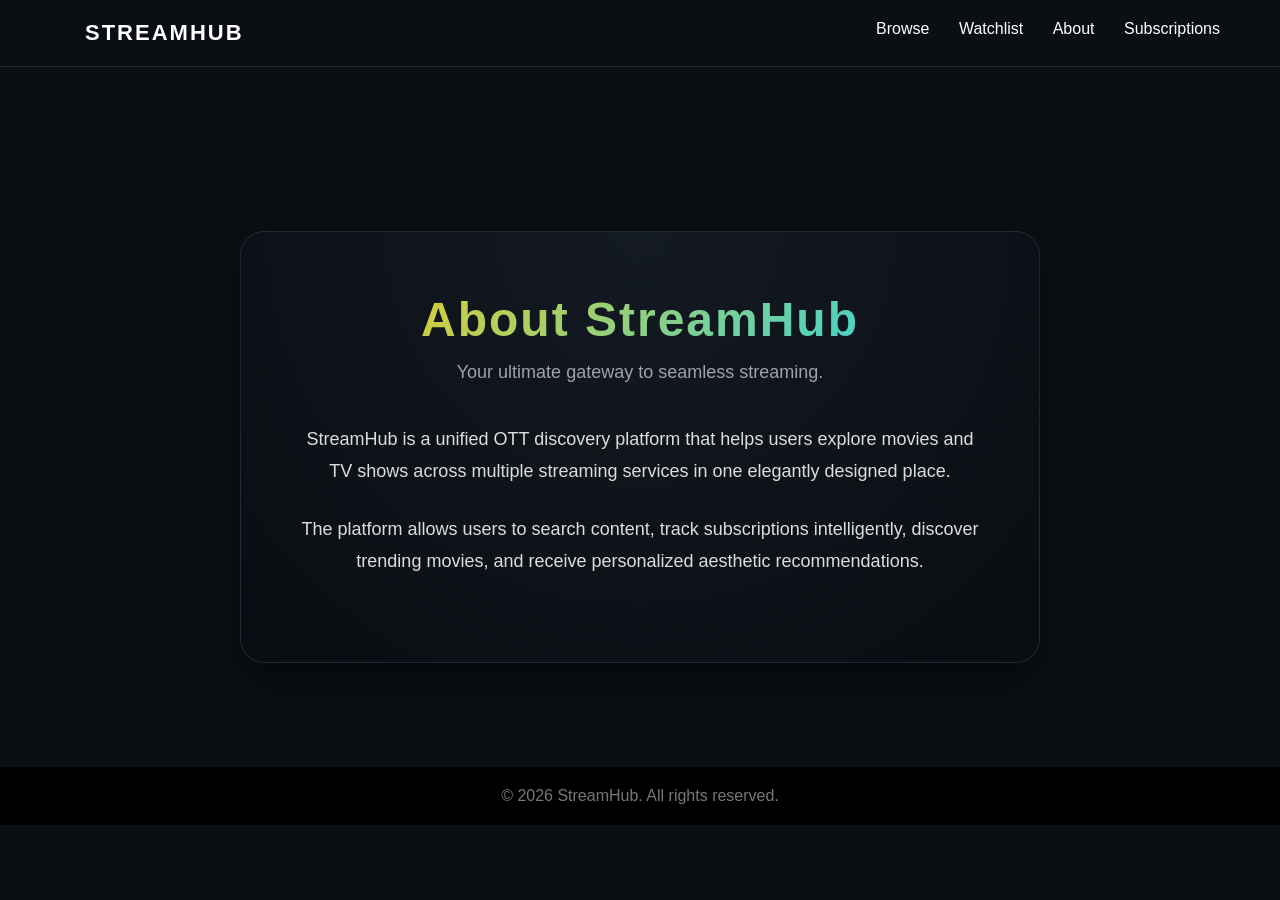
<file: frontend/pages/about.html>
<!DOCTYPE html>
<html lang="en">

<head>
  <meta charset="UTF-8">
  <title>StreamHub | About</title>

  <link rel="stylesheet" href="../css/style.css">
</head>

<body>

  <custom-navbar></custom-navbar>


  <section class="about-section">
    <div class="about-container">
      <div class="about-header">
        <h1>About StreamHub</h1>
        <p class="subtitle">Your ultimate gateway to seamless streaming.</p>
      </div>
      <div class="about-content">
        <p>
          StreamHub is a unified OTT discovery platform that helps users explore
          movies and TV shows across multiple streaming services in one elegantly designed place.
        </p>
        <p>
          The platform allows users to search content, track subscriptions intelligently,
          discover trending movies, and receive personalized aesthetic recommendations.
        </p>
      </div>
    </div>
  </section>


  <custom-footer></custom-footer>
  <script src="../js/components.js"></script>

</body>

</html>
</file>
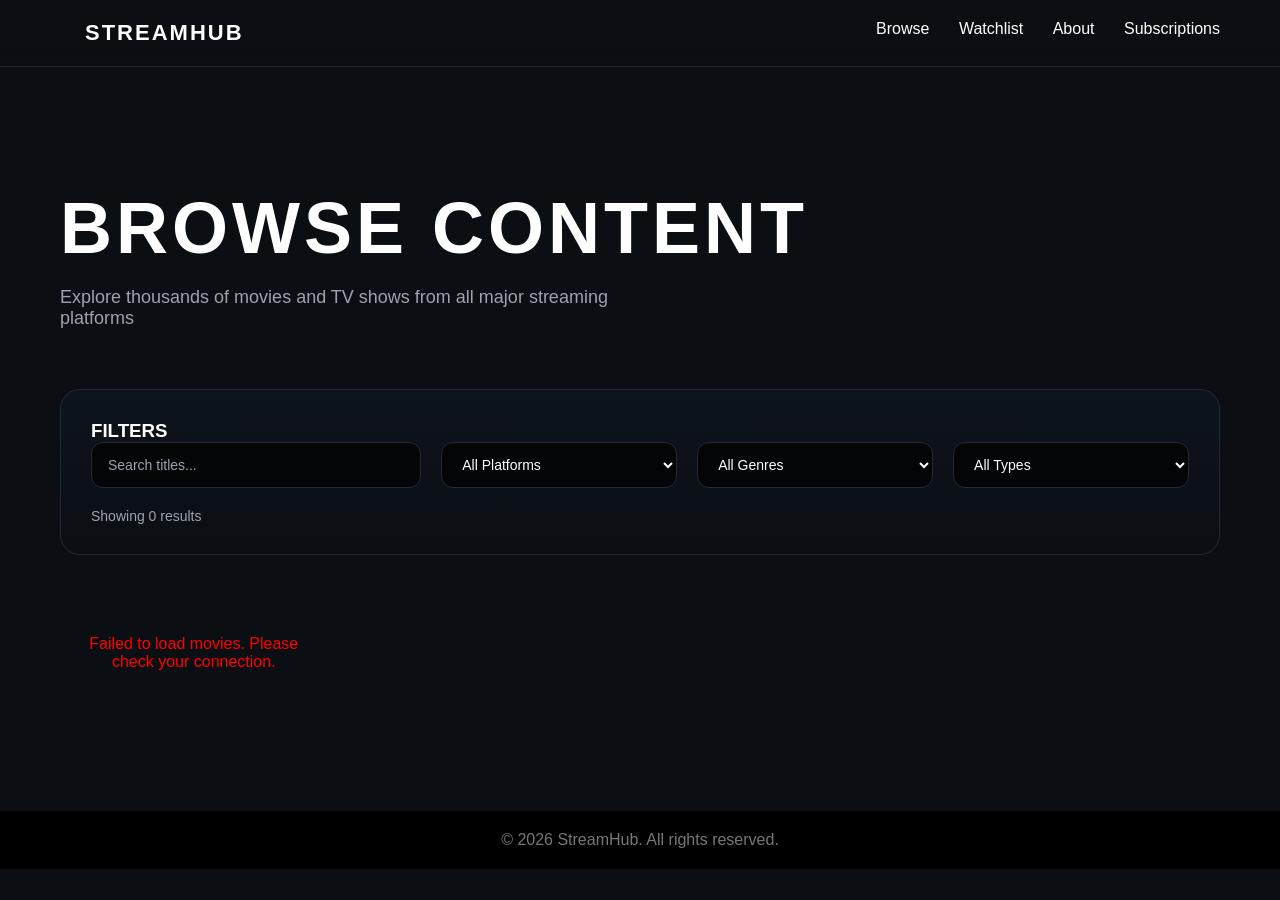
<file: frontend/pages/browse.html>
<!DOCTYPE html>
<html lang="en">

<head>
  <meta charset="UTF-8">
  <title>StreamHub | Browse</title>

  <link rel="stylesheet" href="../css/style.css">
</head>

<body>

  <custom-navbar></custom-navbar>


  <section class="browse-header">

    <h1>BROWSE CONTENT</h1>

    <p>
      Explore thousands of movies and TV shows from all major streaming platforms
    </p>

  </section>


  <section class="filters">

    <h3>FILTERS</h3>

    <div class="filter-row">

      <input type="text" id="search" placeholder="Search titles..." onkeyup="applyFilters()">

      <select id="platform" onchange="applyFilters()">

        <option value="">All Platforms</option>
        <option value="Netflix">Netflix</option>
        <option value="Prime">Prime Video</option>
        <option value="Hotstar">Hotstar</option>
        <option value="SonyLiv">SonyLIV</option>
        <option value="Zee5">ZEE5</option>

      </select>


      <select id="genre" onchange="applyFilters()">

        <option value="">All Genres</option>
        <option value="Action">Action</option>
        <option value="Drama">Drama</option>
        <option value="Sci-Fi">Sci-Fi</option>

      </select>


      <select id="type" onchange="applyFilters()">

        <option value="">All Types</option>
        <option value="Movie">Movie</option>
        <option value="TV">TV Show</option>

      </select>

    </div>

    <p id="resultCount">Showing 0 results</p>

  </section>


  <section class="content-grid" id="contentGrid"></section>

  <div style="text-align: center; margin-bottom: 60px;">
    <button id="loadMoreBtn" class="btn primary" style="display: none;">Load More</button>
  </div>


  <custom-footer></custom-footer>
  <script src="../js/components.js"></script>
  <script type="module" src="../js/pages/browse.js"></script>

</body>

</html>
</file>
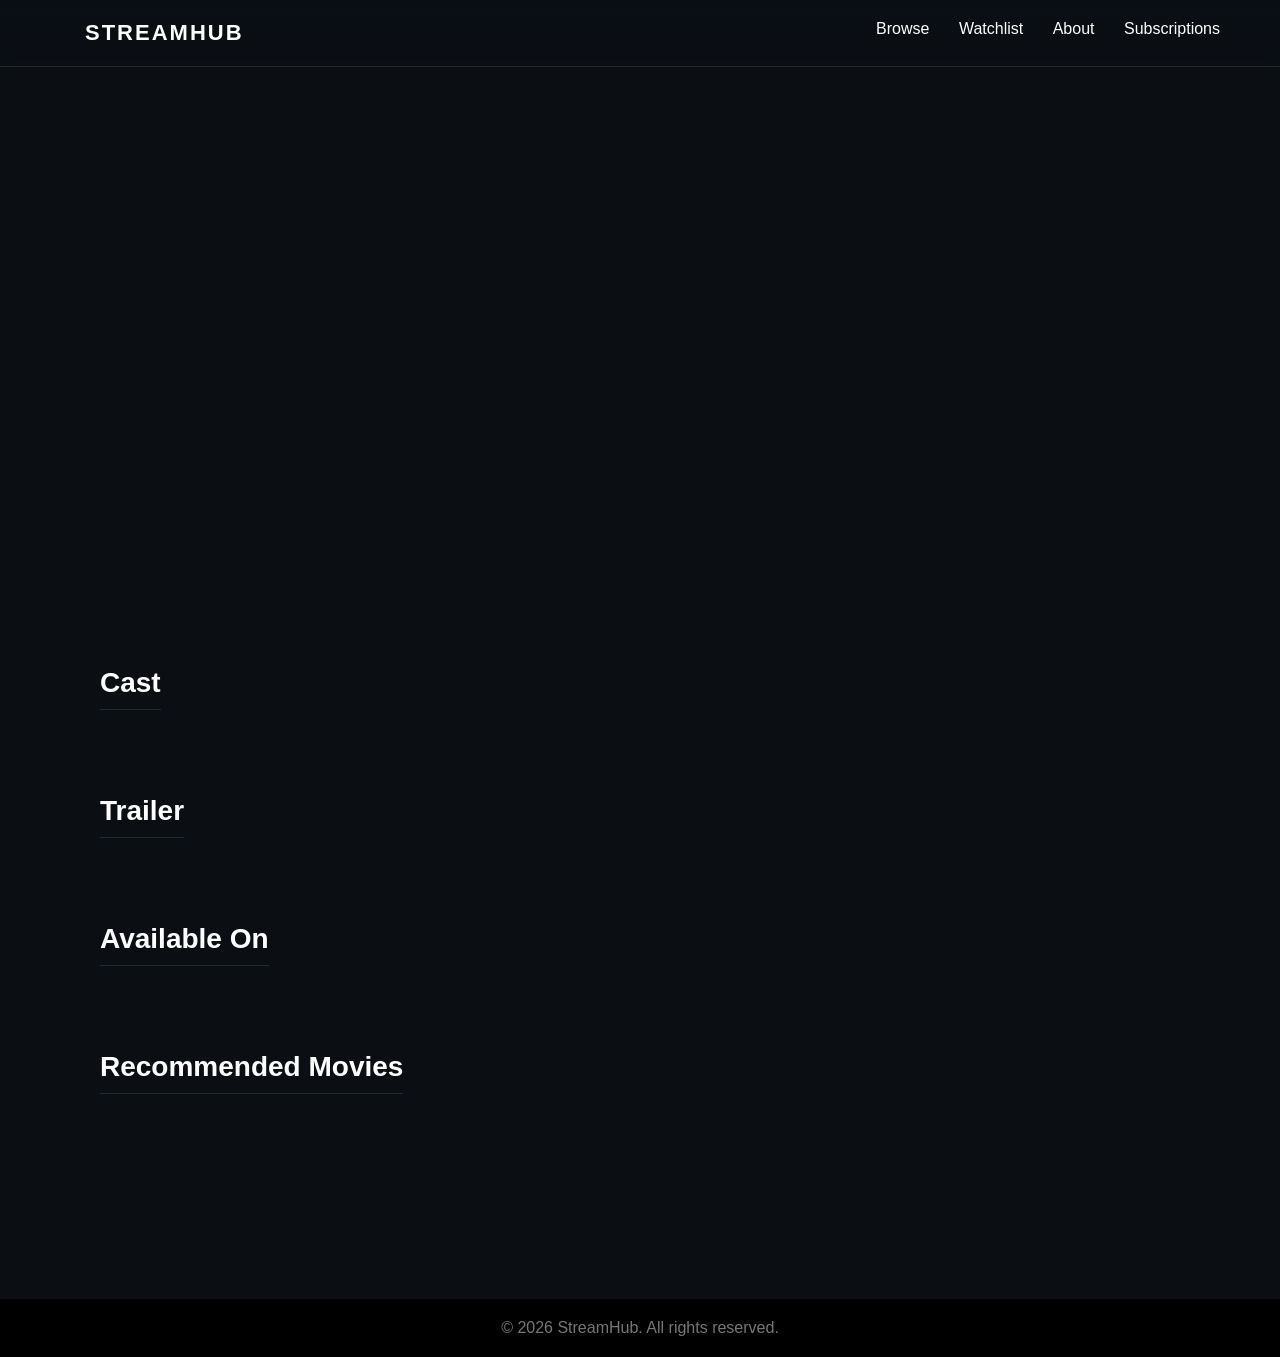
<file: frontend/pages/movie.html>
<!DOCTYPE html>
<html lang="en">

<head>
    <meta charset="UTF-8">
    <title>StreamHub | Movie Details</title>

    <link rel="stylesheet" href="../css/style.css">
</head>

<body>

    <custom-navbar></custom-navbar>


    <main>

        <!-- MOVIE HERO BACKDROP -->
        <section id="movieHero" class="movie-hero">
            <!-- Filled dynamically -->
        </section>


        <!-- MOVIE DETAILS -->
        <section id="movieDetails" class="movie-details">
            <!-- Filled dynamically -->
        </section>


        <!-- CAST -->
        <section class="cast-section">

            <h2>Cast</h2>

            <div id="castGrid" class="cast-grid">
                <!-- Filled dynamically -->
            </div>

        </section>


        <!-- TRAILER -->
        <section class="trailer-section">

            <h2>Trailer</h2>

            <div id="trailer">
                <!-- YouTube iframe injected -->
            </div>

        </section>


        <!-- STREAMING PROVIDERS -->
        <section class="providers-section">

            <h2>Available On</h2>

            <div id="providers" class="providers">
                <!-- Provider logos -->
            </div>

        </section>


        <!-- RECOMMENDATIONS -->
        <section class="recommendations-section">

            <h2>Recommended Movies</h2>

            <div id="recommendations" class="content-grid">
                <!-- Recommended movies -->
            </div>

        </section>

    </main>


    <custom-footer></custom-footer>
    <script src="../js/components.js"></script>
    <script type="module" src="../js/pages/movie.js"></script>

</body>

</html>
</file>
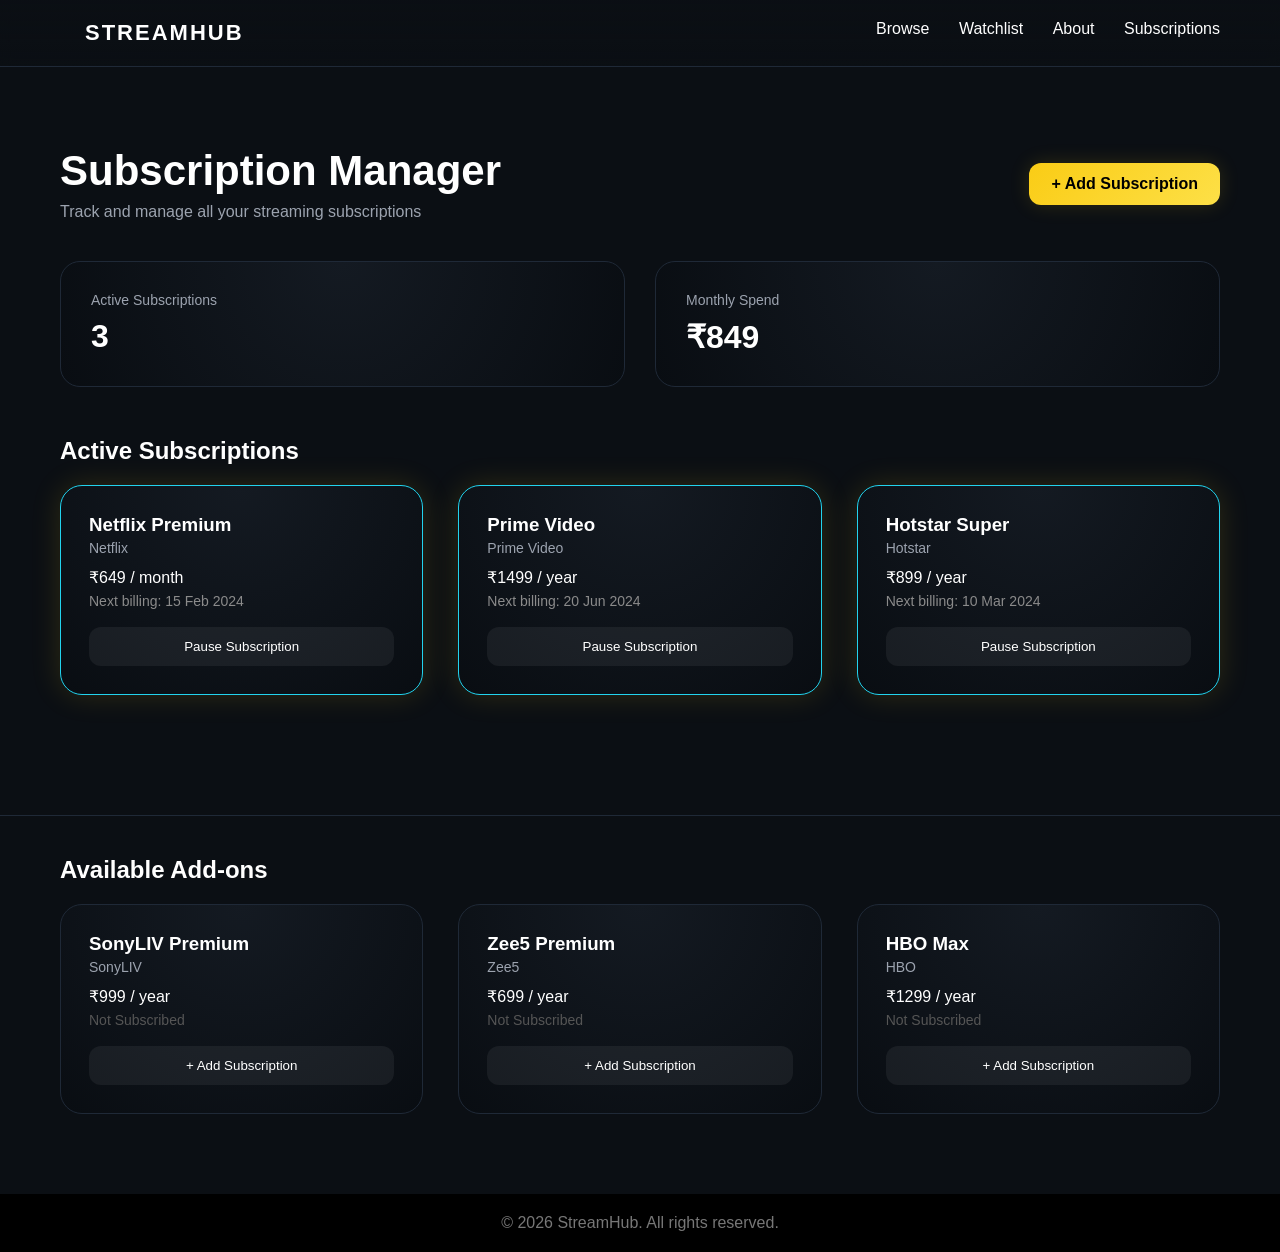
<file: frontend/pages/subscriptions.html>
<!DOCTYPE html>
<html lang="en">

<head>
  <meta charset="UTF-8">
  <title>StreamHub | Subscription Manager</title>

  <link rel="stylesheet" href="../css/style.css">
</head>

<body>

  <custom-navbar></custom-navbar>


  <section class="subs-header">

    <div>
      <h1>Subscription Manager</h1>
      <p>Track and manage all your streaming subscriptions</p>
    </div>

    <a href="#available" class="add-btn" style="text-decoration:none; display:inline-block;">+ Add Subscription</a>

  </section>


  <section class="subs-stats">

    <div class="stat-card">
      <p>Active Subscriptions</p>
      <h2 id="activeCount">0</h2>
    </div>

    <div class="stat-card">
      <p>Monthly Spend</p>
      <h2>₹<span id="monthlySpend">0</span></h2>
    </div>

  </section>


  <h2 style="padding: 0 60px 20px;">Active Subscriptions</h2>
  <section class="subs-grid" id="activeSubsGrid">

    <div class="subs-card active" data-price="649" data-cycle="monthly">

      <h3>Netflix Premium</h3>

      <p class="provider">Netflix</p>

      <p class="price">₹649 / month</p>

      <p class="billing">Next billing: 15 Feb 2024</p>

      <button onclick="toggleSub(this)">
        Pause Subscription
      </button>

    </div>


    <div class="subs-card active" data-price="1499" data-cycle="yearly">

      <h3>Prime Video</h3>

      <p class="provider">Prime Video</p>

      <p class="price">₹1499 / year</p>

      <p class="billing">Next billing: 20 Jun 2024</p>

      <button onclick="toggleSub(this)">
        Pause Subscription
      </button>

    </div>


    <div class="subs-card active" data-price="899" data-cycle="yearly">

      <h3>Hotstar Super</h3>

      <p class="provider">Hotstar</p>

      <p class="price">₹899 / year</p>

      <p class="billing">Next billing: 10 Mar 2024</p>

      <button onclick="toggleSub(this)">
        Pause Subscription
      </button>

    </div>

  </section>

  <h2 id="available" style="padding: 40px 60px 20px; border-top: 1px solid var(--border-soft); margin-top:20px;">Available Add-ons</h2>
  <section class="subs-grid" id="availableSubsGrid" style="padding-bottom: 80px;">

    <div class="subs-card" data-price="999" data-cycle="yearly">
      <h3>SonyLIV Premium</h3>
      <p class="provider">SonyLIV</p>
      <p class="price">₹999 / year</p>
      <p class="billing" style="color:#555">Not Subscribed</p>
      <button onclick="toggleSub(this)">
        + Add Subscription
      </button>
    </div>

    <div class="subs-card" data-price="699" data-cycle="yearly">
      <h3>Zee5 Premium</h3>
      <p class="provider">Zee5</p>
      <p class="price">₹699 / year</p>
      <p class="billing" style="color:#555">Not Subscribed</p>
      <button onclick="toggleSub(this)">
        + Add Subscription
      </button>
    </div>

    <div class="subs-card" data-price="1299" data-cycle="yearly">
      <h3>HBO Max</h3>
      <p class="provider">HBO</p>
      <p class="price">₹1299 / year</p>
      <p class="billing" style="color:#555">Not Subscribed</p>
      <button onclick="toggleSub(this)">
        + Add Subscription
      </button>
    </div>

  </section>


  <custom-footer></custom-footer>
  <script src="../js/components.js"></script>
  <script type="module" src="../js/pages/subscriptions.js"></script>

</body>

</html>
</file>
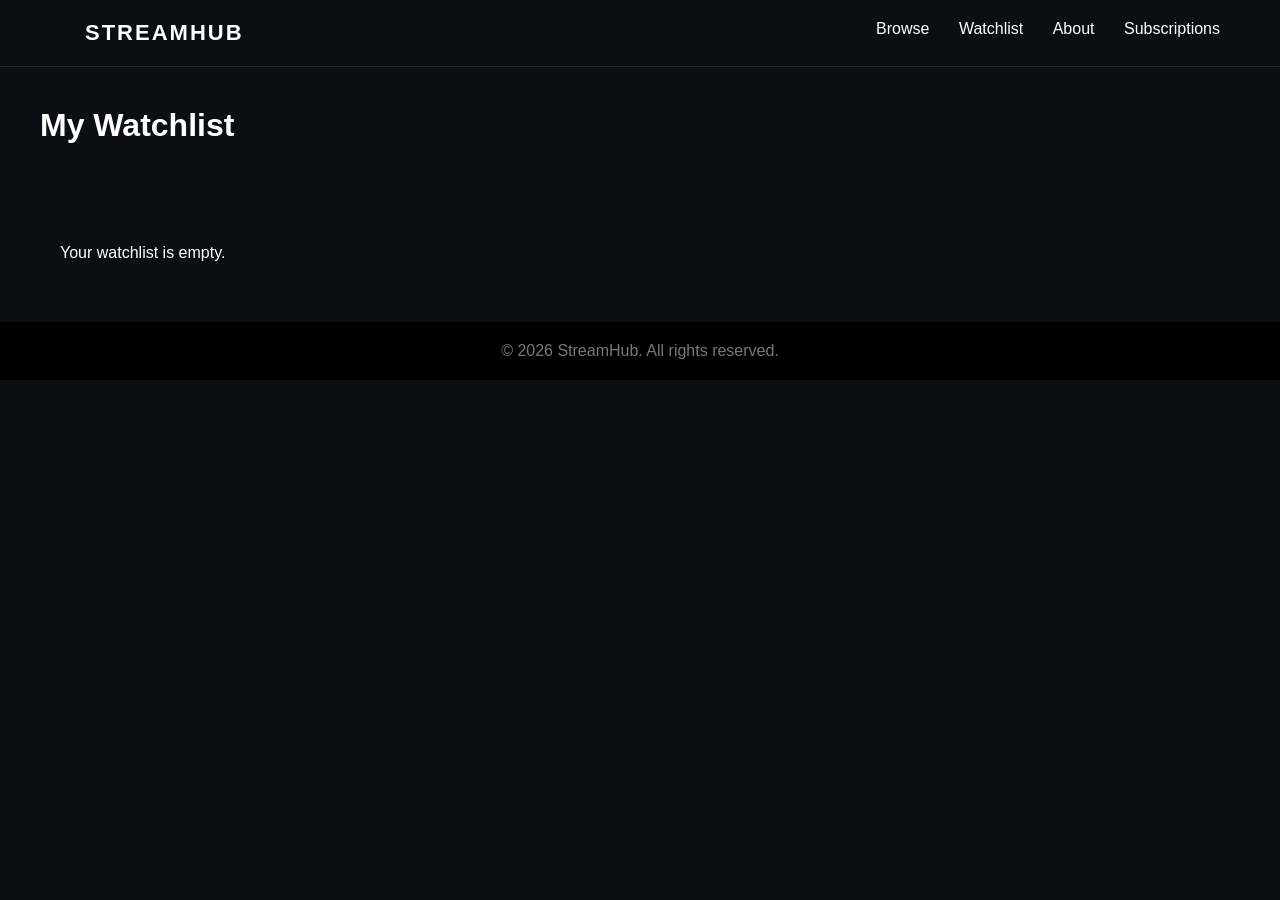
<file: frontend/pages/watchlist.html>
<!DOCTYPE html>
<html>

<head>
    <title>My Watchlist</title>
    <link rel="stylesheet" href="../css/style.css">
</head>

<body>

    <custom-navbar></custom-navbar>

    <h1 style="padding:40px">My Watchlist</h1>

    <div id="watchlistGrid" class="content-grid"></div>

    <custom-footer></custom-footer>
    <script src="../js/components.js"></script>
    <script type="module" src="../js/pages/watchlist.js"></script>

</body>

</html>
</file>
<file: frontend/css/style.css>
:root {
  --bg-main: #0b0f14;
  --bg-secondary: #0f1720;
  --card-bg: radial-gradient(circle at top, #141a22, #090d12);

  --accent-primary: #facc15;
  --accent-secondary: #22d3ee;

  --text-main: #ffffff;
  --text-muted: #9ca3af;

  --border-soft: #1f2937;
  --glow-soft: rgba(250, 204, 21, 0.15);
}

* {
  margin: 0;
  padding: 0;
  box-sizing: border-box;
}

html {
  scroll-behavior: smooth;
}

body {
  background: var(--bg-main);
  color: var(--text-main);
  font-family: Arial, sans-serif;
}

/* NAVBAR */
.navbar {
  display: flex;
  justify-content: space-between;
  padding: 20px 60px;
  background: linear-gradient(
    to bottom,
    rgba(11, 15, 20, 0.95),
    rgba(11, 15, 20, 0.7)
  );
  backdrop-filter: blur(6px);
  border-bottom: 1px solid var(--border-soft);
}

.logo {
  font-size: 22px;
  font-weight: bold;
  letter-spacing: 2px;
}

.navbar a {
  color: #fff;
  text-decoration: none;
  margin-left: 25px;
  position: relative;
}

.navbar a::after {
  content: "";
  position: absolute;
  left: 0;
  bottom: -4px;
  width: 0;
  height: 2px;
  background: var(--accent-primary);
  transition: 0.3s;
}

.navbar a:hover::after {
  width: 100%;
}

/* HERO */
.hero-home {
  position: relative;
  height: 100vh;
  background: url("../assets/images/hero-bg.jpg") center/cover no-repeat;
  display: flex;
  align-items: center;
  justify-content: center;
}

.hero-home::before {
  content: "";
  position: absolute;
  inset: 0;
  background:
    radial-gradient(circle at 30% 20%, rgba(250, 204, 21, 0.12), transparent 40%),
    radial-gradient(circle at 70% 80%, rgba(34, 211, 238, 0.10), transparent 45%),
    rgba(0, 0, 0, 0.75);
}

.hero-content {
  position: relative;
  text-align: center;
  max-width: 900px;
  padding: 0 20px;
}

.hero-content h1 {
  font-size: clamp(40px, 6vw, 64px);
}

.hero-content p {
  margin-top: 20px;
  color: #ddd;
}

.hero-buttons {
  margin-top: 35px;
}

.btn {
  padding: 14px 28px;
  border-radius: 10px;
  font-weight: bold;
  text-decoration: none;
  margin: 0 10px;
  transition: 0.3s;
}

.primary {
  background: linear-gradient(135deg, var(--accent-primary), #fde047);
  color: #000;
  box-shadow: 0 0 25px var(--glow-soft);
}

.secondary {
  border: 1px solid var(--border-soft);
  color: #fff;
}

/* PLATFORM LOGOS */
.platform-logos {
  margin-top: 50px;
  display: flex;
  gap: 20px;
  justify-content: center;
  flex-wrap: wrap;
}

.platform-logos span {
  padding: 8px 14px;
  border: 1px solid var(--border-soft);
  border-radius: 20px;
  color: var(--text-muted);
}

/* FEATURES */
.features-section {
  padding: 120px 60px;
}

.features-grid {
  display: grid;
  grid-template-columns: repeat(auto-fit, minmax(280px, 1fr));
  gap: 40px;
}

.feature-card {
  background: var(--card-bg);
  border: 1px solid var(--border-soft);
  border-radius: 24px;
  padding: 40px 30px;
  text-align: center;
  transition: 0.3s;
  position: relative;
  overflow: hidden;
}

.feature-card:hover {
  transform: translateY(-6px);
  box-shadow: 0 0 30px var(--glow-soft);
}

.feature-icon {
  width: 64px;
  height: 64px;
  color: var(--accent-secondary);
  filter: drop-shadow(0 0 10px rgba(34, 211, 238, 0.4));
  transition: transform 0.4s ease, filter 0.4s ease, color 0.4s ease;
  margin: 0 auto 20px auto;
  display: block;
}

.feature-card:hover .feature-icon {
  transform: translateY(-8px) scale(1.1);
  color: var(--accent-primary);
  filter: drop-shadow(0 0 20px rgba(250, 204, 21, 0.6));
}

.badge {
  position: absolute;
  top: 15px;
  right: 15px;
  background: rgba(255, 255, 255, 0.1);
  padding: 6px 14px;
  border-radius: 20px;
  font-size: 11px;
  font-weight: 700;
  letter-spacing: 1.5px;
  color: var(--text-muted);
  border: 1px solid var(--border-soft);
  backdrop-filter: blur(4px);
}


/* MOVIES */
/* TRENDING NOW */

.movies {
  padding: 80px 60px;
}

.movies h2 {
  margin-bottom: 20px;
  font-size: 24px;
}

/* Horizontal row feel */
.movie-grid {
  display: flex;
  gap: 24px;
  overflow-x: auto;
  padding-bottom: 10px;
  scrollbar-width: none; /* Firefox */
}

.movie-grid::-webkit-scrollbar {
  display: none; /* Chrome */
}

/* Movie Card */
.movie-card {
  min-width: 260px;
  cursor: pointer;
}

.movie-card img {
  width: 100%;
  height: 390px;
  object-fit: cover;
  border-radius: 18px;
  transition: transform 0.35s ease, box-shadow 0.35s ease;
}

/* Hover effect */
.movie-card:hover img {
  transform: scale(1.08);
  box-shadow: 0 20px 40px rgba(0, 0, 0, 0.6);
}

.movie-card p {
  margin-top: 10px;
  font-size: 14px;
  color: #ddd;
}

/* FOOTER */
footer {
  padding: 20px;
  background: #000;
  text-align: center;
  color: #777;
}
/* SUBSCRIPTION PAGE  */

.subs-header {
  padding: 80px 60px 40px;
  display: flex;
  justify-content: space-between;
  align-items: center;
}

.subs-header h1 {
  font-size: 42px;
}

.subs-header p {
  color: var(--text-muted);
  margin-top: 8px;
}

/* ADD BUTTON */
.add-btn {
  padding: 12px 22px;
  border-radius: 12px;
  border: none;
  font-weight: bold;
  cursor: pointer;
  background: linear-gradient(
    135deg,
    var(--accent-primary),
    #fde047
  );
  color: #000;
  box-shadow: 0 0 20px var(--glow-soft);
}

/* STATS CARDS */
.subs-stats {
  padding: 0 60px 50px;
  display: grid;
  grid-template-columns: repeat(auto-fit, minmax(240px, 1fr));
  gap: 30px;
}

.stat-card {
  background: var(--card-bg);
  border: 1px solid var(--border-soft);
  border-radius: 20px;
  padding: 30px;
}

.stat-card p {
  color: var(--text-muted);
  font-size: 14px;
}

.stat-card h2 {
  margin-top: 10px;
  font-size: 32px;
}

/* SUBSCRIPTION GRID */
.subs-grid {
  padding: 0 60px 100px;
  display: grid;
  grid-template-columns: repeat(auto-fit, minmax(280px, 1fr));
  gap: 35px;
}

/* SUBSCRIPTION CARD */
.subs-card {
  background: var(--card-bg);
  border: 1px solid var(--border-soft);
  border-radius: 22px;
  padding: 28px;
  transition: transform 0.3s, box-shadow 0.3s;
}

.subs-card:hover {
  transform: translateY(-4px);
}

.subs-card.active {
  box-shadow: 0 0 30px var(--glow-soft);
  border-color: var(--accent-secondary);
}

.subs-card h3 {
  margin-bottom: 4px;
}

.provider {
  color: var(--text-muted);
  font-size: 14px;
}

.price {
  margin-top: 12px;
  font-size: 16px;
}

.billing {
  margin-top: 6px;
  color: #8b8b8b;
  font-size: 14px;
}

/* BUTTON */
.subs-card button {
  margin-top: 18px;
  width: 100%;
  padding: 12px;
  border-radius: 12px;
  border: none;
  cursor: pointer;
  background: rgba(255,255,255,0.06);
  color: #fff;
  transition: background 0.3s;
}

.subs-card button:hover {
  background: rgba(255,255,255,0.12);
}

/* BROWSE PAGE  */

.browse-header {
  padding: 120px 60px 60px;
}

.browse-header h1 {
  font-size: 72px;
  letter-spacing: 4px;
  font-weight: 700;
}

.browse-header p {
  margin-top: 18px;
  color: var(--text-muted);
  font-size: 18px;
  max-width: 600px;
}

/* BROWSE PAGE  */

/* Force dense grid */
.content-grid {
  grid-template-columns: repeat(auto-fill, minmax(180px, 1fr));
}

/* Smaller browse cards */
.content-card {
  max-width: 200px;
}

/* Browse poster size */
.content-card img {
  height: 270px;
  object-fit: cover;
  border-radius: 14px;
}

/* Center grid so no empty right side */
.content-grid {
  justify-content: start;
}

/* FILTERS CONTAINER */
.filters {
  margin: 0 60px;
  padding: 30px;
  border: 1px solid var(--border-soft);
  border-radius: 20px;
  background: linear-gradient(
    to bottom,
    rgba(15, 23, 32, 0.6),
    rgba(11, 15, 20, 0.9)
  );
}

/* FILTER HEADER */
.filters-title {
  display: flex;
  align-items: center;
  gap: 12px;
  margin-bottom: 25px;
}

.filters-title h3 {
  letter-spacing: 2px;
  font-size: 16px;
}

.filter-icon {
  font-size: 18px;
  opacity: 0.8;
}

/* FILTER ROW */
.filter-row {
  display: grid;
  grid-template-columns: 1.4fr 1fr 1fr 1fr;
  gap: 20px;
}

/* INPUTS */
.filters input,
.filters select {
  height: 46px;
  background: rgba(0, 0, 0, 0.7);
  border: 1px solid var(--border-soft);
  border-radius: 12px;
  color: #fff;
  padding: 0 16px;
  font-size: 14px;
}

.filters input::placeholder {
  color: #9ca3af;
}

/* RESULT COUNT */
#resultCount {
  margin-top: 20px;
  font-size: 14px;
  color: var(--text-muted);
}

/* CONTENT GRID (POSTERS) */
.content-grid {
  padding: 60px;
  display: grid;
  grid-template-columns: repeat(auto-fill, minmax(220px, 1fr));
  gap: 30px;
}

.content-card img {
  width: 100%;
  border-radius: 16px;
  transition: transform 0.3s;
}

.content-card:hover img {
  transform: scale(1.06);
}

/* ABOUT PAGE */
.about-section {
  padding: 140px 60px 80px;
  min-height: calc(100vh - 200px);
  display: flex;
  justify-content: center;
  align-items: center;
}

.about-container {
  max-width: 800px;
  background: var(--card-bg);
  border: 1px solid var(--border-soft);
  border-radius: 24px;
  padding: 60px;
  box-shadow: 0 20px 50px rgba(0, 0, 0, 0.5);
}

.about-header {
  text-align: center;
  margin-bottom: 40px;
}

.about-header h1 {
  font-size: 48px;
  letter-spacing: 2px;
  margin-bottom: 15px;
  background: linear-gradient(135deg, var(--accent-primary), var(--accent-secondary));
  background-clip: text;
  -webkit-background-clip: text;
  -webkit-text-fill-color: transparent;
}

.about-header .subtitle {
  font-size: 18px;
  color: var(--text-muted);
}

.about-content p {
  font-size: 18px;
  line-height: 1.8;
  color: #ddd;
  margin-bottom: 25px;
  text-align: center;
}

/* MOVIE DETAILS PAGE */
.movie-hero {
  width: 100%;
  height: 60vh;
  min-height: 400px;
  background-size: cover;
  background-position: top center;
  position: relative;
  z-index: 0;
}

.movie-hero::after {
  content: "";
  position: absolute;
  inset: 0;
  background: linear-gradient(to top, var(--bg-main) 0%, rgba(11,15,20,0.8) 40%, rgba(11,15,20,0.3) 100%);
}

.movie-details {
  max-width: 1200px;
  margin: 0 auto;
  padding: 0 60px;
  position: relative;
  z-index: 10;
}

.movie-detail-layout {
  display: flex;
  gap: 40px;
  align-items: flex-start;
  margin-top: -150px;
  position: relative;
  background: var(--card-bg);
  padding: 40px;
  border-radius: 24px;
  box-shadow: 0 20px 50px rgba(0,0,0,0.5);
  border: 1px solid var(--border-soft);
}

.movie-poster {
  border-radius: 16px;
  box-shadow: 0 10px 30px rgba(0,0,0,0.8);
  width: 300px;
  flex-shrink: 0;
}

.movie-actions {
  display: flex;
  align-items: center;
}

@media (max-width: 768px) {
  .movie-detail-layout {
    flex-direction: column;
    margin-top: -80px;
    padding: 20px;
  }
  .movie-poster {
    width: 100%;
    max-width: 300px;
    margin: 0 auto;
  }
  .movie-actions {
    flex-direction: column;
    gap: 15px;
    width: 100%;
  }
  .movie-actions button {
    width: 100%;
  }
}


.cast-section, .trailer-section, .providers-section, .recommendations-section {
  max-width: 1200px;
  margin: 60px auto;
  padding: 0 60px;
}

.cast-section h2, .trailer-section h2, .providers-section h2, .recommendations-section h2 {
  font-size: 28px;
  margin-bottom: 25px;
  border-bottom: 1px solid var(--border-soft);
  padding-bottom: 10px;
  display: inline-block;
}

.cast-grid {
  display: grid;
  grid-template-columns: repeat(auto-fill, minmax(130px, 1fr));
  gap: 20px;
}

.cast-card img {
  width: 100%;
  height: 180px;
  object-fit: cover;
  border-radius: 12px;
  transition: transform 0.3s ease;
}

.cast-card:hover img {
  transform: scale(1.05);
}

.providers {
  display: flex;
  gap: 20px;
  flex-wrap: wrap;
}

.providers img {
  width: 60px;
  border-radius: 12px;
  box-shadow: 0 4px 15px rgba(0,0,0,0.5);
  transition: transform 0.3s ease;
}

.providers img:hover {
  transform: translateY(-5px);
}

/* CUSTOM TOAST NOTIFICATIONS */
#toast-container {
  position: fixed;
  bottom: 30px;
  right: 30px;
  z-index: 9999;
  display: flex;
  flex-direction: column;
  gap: 15px;
}

.toast {
  background: rgba(11, 15, 20, 0.95);
  color: #fff;
  padding: 15px 25px;
  border-radius: 12px;
  box-shadow: 0 10px 30px rgba(0, 0, 0, 0.8);
  border: 1px solid var(--border-soft);
  display: flex;
  align-items: center;
  gap: 12px;
  font-weight: 500;
  transform: translateX(120%);
  opacity: 0;
  transition: all 0.4s cubic-bezier(0.68, -0.55, 0.265, 1.55);
}

.toast.show {
  transform: translateX(0);
  opacity: 1;
}

.toast.success {
  border-left: 4px solid var(--accent-primary);
}

.toast.error {
  border-left: 4px solid #ef4444;
}
</file>
